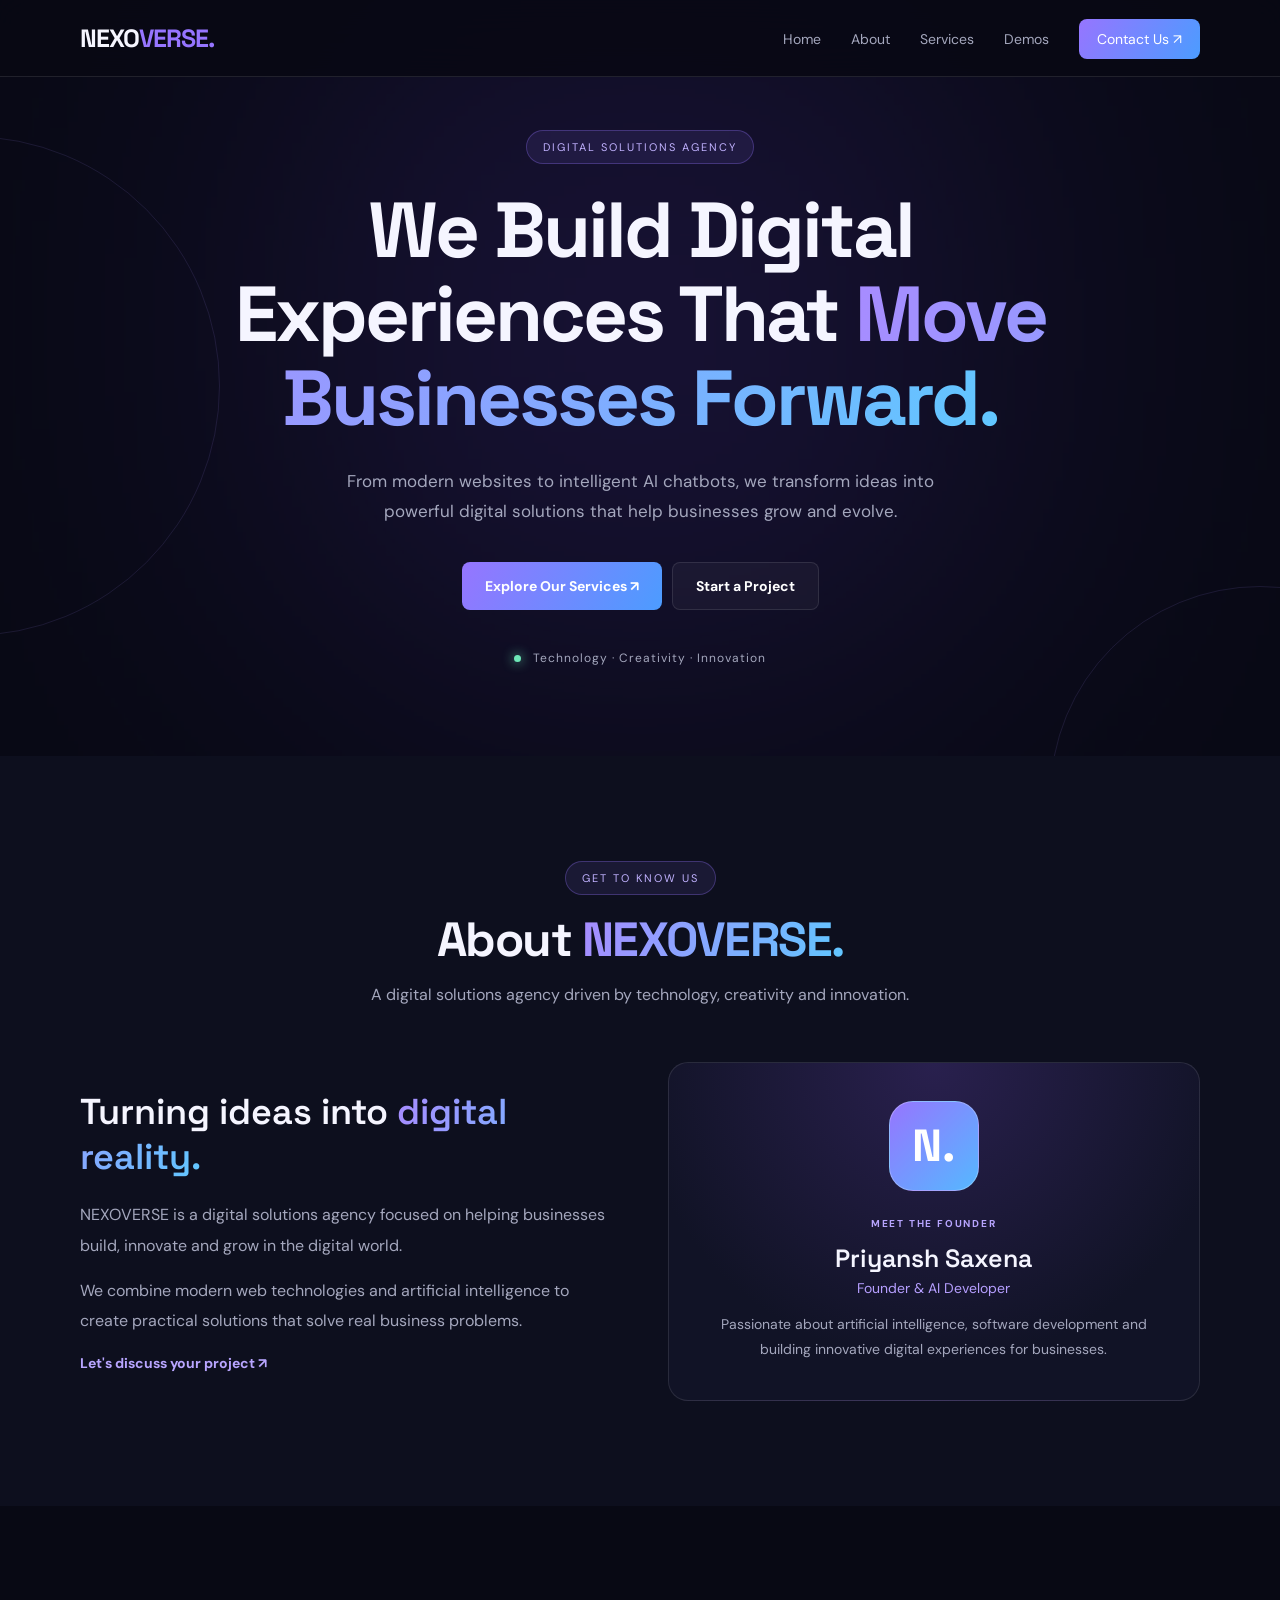
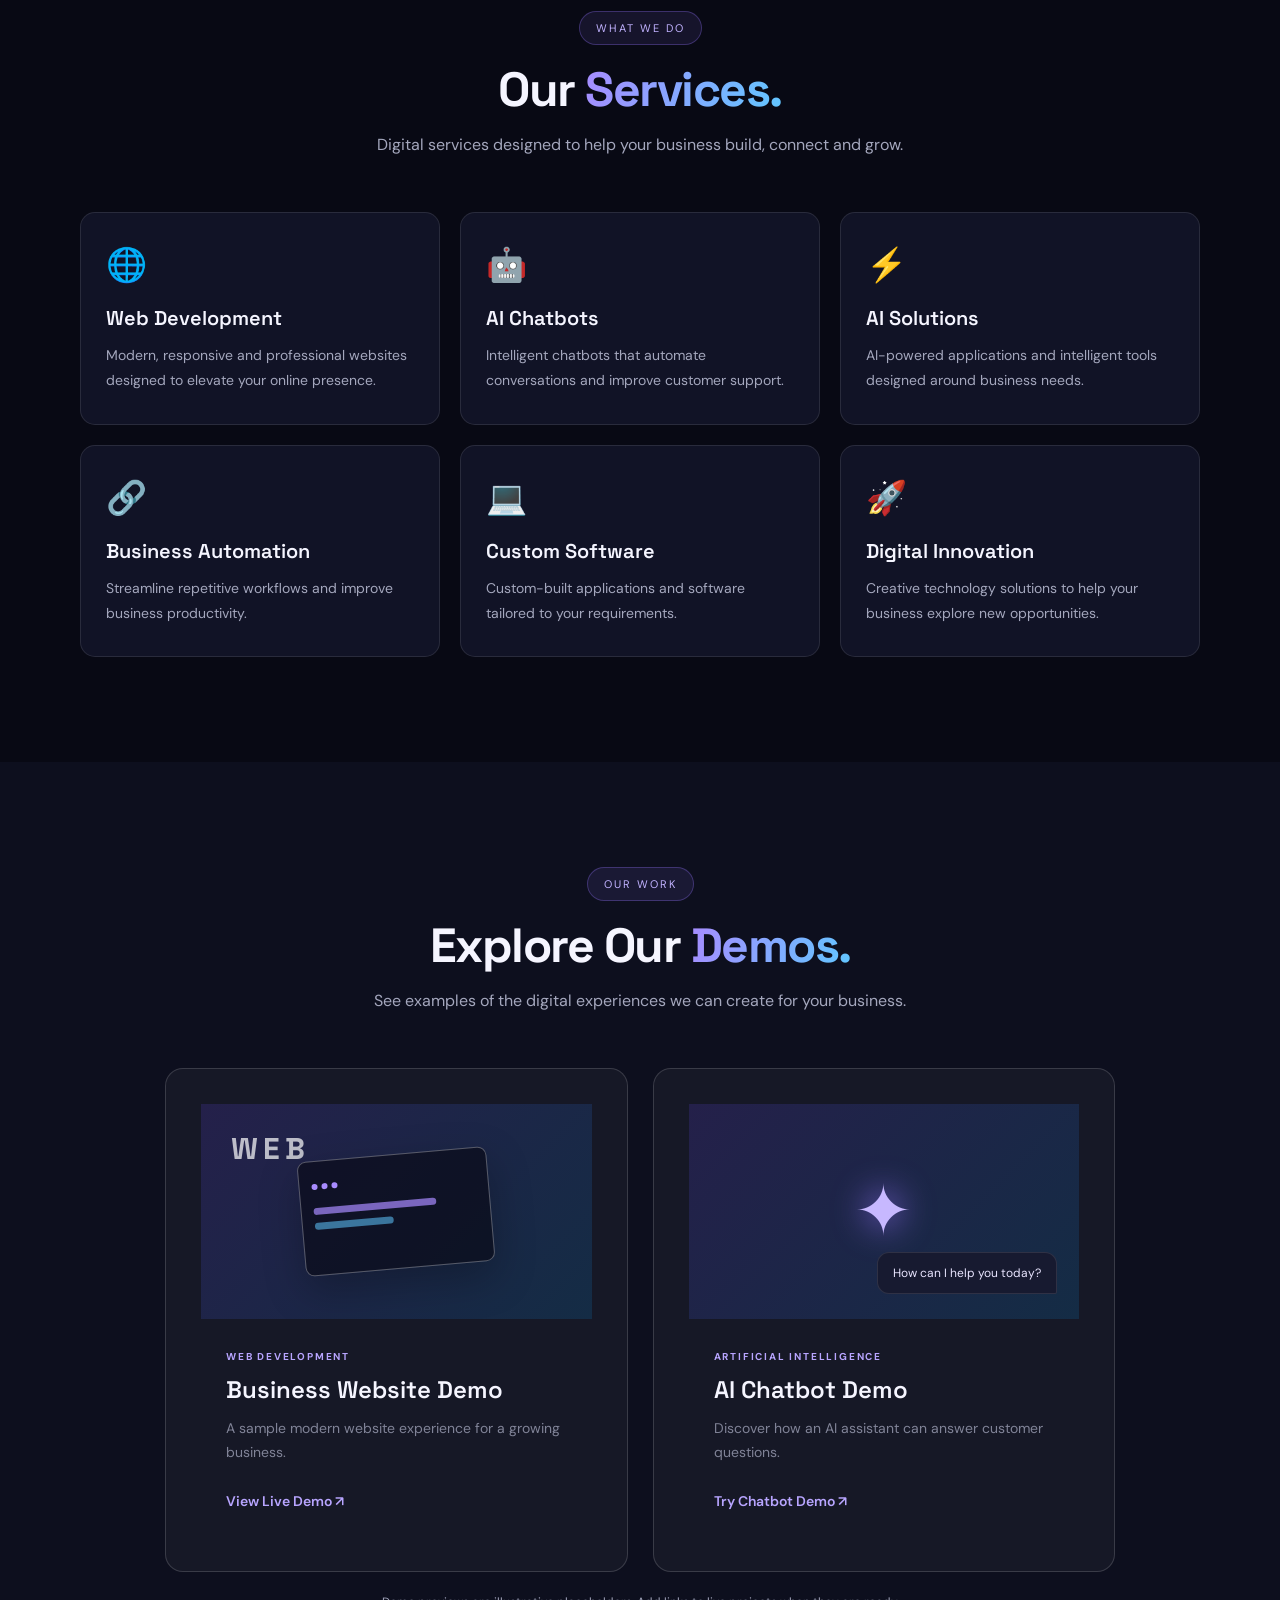
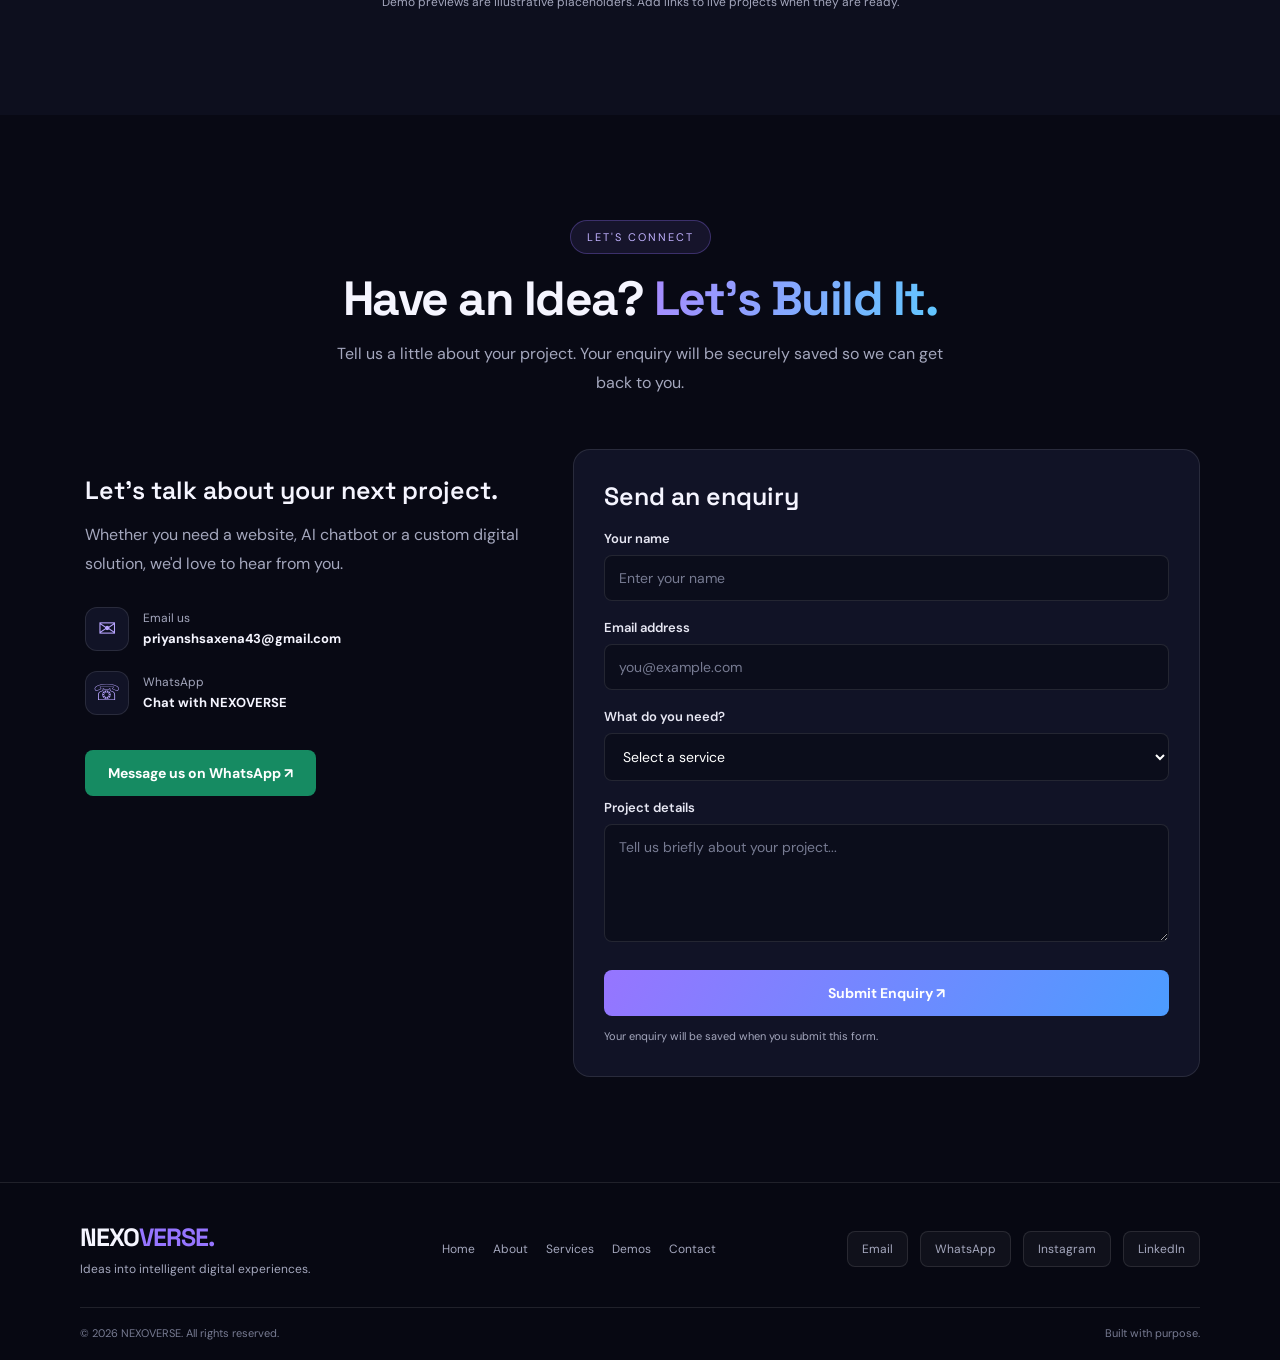
<file: index.html>
<!DOCTYPE html>
<html lang="en">
<head>
  <meta charset="UTF-8">
  <meta name="viewport" content="width=device-width, initial-scale=1.0">
  <meta name="description" content="NEXOVERSE is a digital solutions agency building modern websites, AI chatbots and intelligent digital solutions.">
  <meta name="theme-color" content="#080914">
  <title>NEXOVERSE | Digital Solutions Agency</title>
  <link rel="preconnect" href="https://fonts.googleapis.com">
  <link rel="preconnect" href="https://fonts.gstatic.com" crossorigin>
  <link href="https://fonts.googleapis.com/css2?family=DM+Sans:wght@400;500;600;700;800&family=Space+Grotesk:wght@400;500;600;700&display=swap" rel="stylesheet">
  <link rel="stylesheet" href="css/style.css">
  <script src="js/script.js" defer></script>
</head>
<body>
  <header class="navbar">
    <div class="container nav-content">
      <a href="#home" class="logo" aria-label="NEXOVERSE home">NEXO<span>VERSE.</span></a>
      <button class="menu-btn" id="menuBtn" aria-label="Open navigation" aria-expanded="false">☰</button>
      <nav aria-label="Main navigation">
        <ul class="nav-links" id="navLinks">
          <li><a href="#home">Home</a></li>
          <li><a href="#about">About</a></li>
          <li><a href="#services">Services</a></li>
          <li><a href="#demos">Demos</a></li>
          <li><a href="#contact" class="nav-cta">Contact Us ↗</a></li>
        </ul>
      </nav>
    </div>
  </header>

  

  <main>
    <section class="hero" id="home">
      <div class="container hero-content">
        <span class="eyebrow">DIGITAL SOLUTIONS AGENCY</span>
        <h1>We Build Digital Experiences That <span class="gradient-text">Move Businesses Forward.</span></h1>
        <p>From modern websites to intelligent AI chatbots, we transform ideas into powerful digital solutions that help businesses grow and evolve.</p>
        <div class="hero-actions">
          <a href="#services" class="btn btn-primary">Explore Our Services ↗</a>
          <a href="#contact" class="btn btn-secondary">Start a Project</a>
        </div>
        <div class="hero-note"><span class="status-dot"></span> Technology · Creativity · Innovation</div>
      </div>
      <div class="hero-orb orb-one"></div>
      <div class="hero-orb orb-two"></div>
    </section>

    <section class="about section" id="about">
      <div class="container">
        <div class="section-heading">
          <span class="eyebrow">GET TO KNOW US</span>
          <h2>About <span class="gradient-text">NEXOVERSE.</span></h2>
          <p>A digital solutions agency driven by technology, creativity and innovation.</p>
        </div>
        <div class="about-content">
          <div class="about-text">
            <h3>Turning ideas into <span class="gradient-text">digital reality.</span></h3>
            <p>NEXOVERSE is a digital solutions agency focused on helping businesses build, innovate and grow in the digital world.</p>
            <p>We combine modern web technologies and artificial intelligence to create practical solutions that solve real business problems.</p>
            <a href="#contact" class="text-link">Let's discuss your project ↗</a>
          </div>
          <article class="founder-card">
            <div class="founder-mark" aria-hidden="true">N.</div>
            <span class="founder-label">MEET THE FOUNDER</span>
            <h3>Priyansh Saxena</h3>
            <p class="founder-role">Founder &amp; AI Developer</p>
            <p>Passionate about artificial intelligence, software development and building innovative digital experiences for businesses.</p>
          </article>
        </div>
      </div>
    </section>

    <section class="services section" id="services">
      <div class="container">
        <div class="section-heading">
          <span class="eyebrow">WHAT WE DO</span>
          <h2>Our <span class="gradient-text">Services.</span></h2>
          <p>Digital services designed to help your business build, connect and grow.</p>
        </div>
        <div class="service-grid">
          <article class="service-card"><div class="service-icon">🌐</div><h3>Web Development</h3><p>Modern, responsive and professional websites designed to elevate your online presence.</p></article>
          <article class="service-card"><div class="service-icon">🤖</div><h3>AI Chatbots</h3><p>Intelligent chatbots that automate conversations and improve customer support.</p></article>
          <article class="service-card"><div class="service-icon">⚡</div><h3>AI Solutions</h3><p>AI-powered applications and intelligent tools designed around business needs.</p></article>
          <article class="service-card"><div class="service-icon">🔗</div><h3>Business Automation</h3><p>Streamline repetitive workflows and improve business productivity.</p></article>
          <article class="service-card"><div class="service-icon">💻</div><h3>Custom Software</h3><p>Custom-built applications and software tailored to your requirements.</p></article>
          <article class="service-card"><div class="service-icon">🚀</div><h3>Digital Innovation</h3><p>Creative technology solutions to help your business explore new opportunities.</p></article>
        </div>
      </div>
    </section>

    <section class="demos section" id="demos">
      <div class="container">
        <div class="section-heading">
          <span class="eyebrow">OUR WORK</span>
          <h2>Explore Our <span class="gradient-text">Demos.</span></h2>
          <p>See examples of the digital experiences we can create for your business.</p>
        </div>
        <div class="demo-grid">
          <article class="demo-card">
            <div class="demo-preview website-preview"><span>WEB</span><div class="preview-window"><i></i><i></i><i></i><b></b><b></b></div></div>
            <div class="demo-info"><span class="demo-type">WEB DEVELOPMENT</span><h3>Business Website Demo</h3><p>A sample modern website experience for a growing business.</p><a href="/demos/business/" class="text-link">View Live Demo ↗</a></div>
          </article>
          <article class="demo-card">
            <div class="demo-preview chatbot-preview"><span class="chat-symbol">✦</span><div class="chat-bubble">How can I help you today?</div></div>
            <div class="demo-info"><span class="demo-type">ARTIFICIAL INTELLIGENCE</span><h3>AI Chatbot Demo</h3><p>Discover how an AI assistant can answer customer questions.</p><a href="/demos/ai-chatbot/" class="text-link">Try Chatbot Demo ↗</a></div>
          </article>
        </div>
        <p class="demo-disclaimer">Demo previews are illustrative placeholders. Add links to live projects when they are ready.</p>
      </div>
    </section>

    <section class="contact section" id="contact">
      <div class="container">
        <div class="section-heading">
          <span class="eyebrow">LET'S CONNECT</span>
          <h2>Have an Idea? <span class="gradient-text">Let's Build It.</span></h2>
          <p>Tell us a little about your project. Your enquiry will be securely saved so we can get back to you.</p>
        </div>
        <div class="contact-layout">
          <div class="contact-details">
            <h3>Let's talk about your next project.</h3>
            <p>Whether you need a website, AI chatbot or a custom digital solution, we'd love to hear from you.</p>
            <a class="contact-method" href="mailto:priyanshsaxena43@gmail.com"><span>✉</span><span><small>Email us</small><strong>priyanshsaxena43@gmail.com</strong></span></a>
            <a class="contact-method" href="https://wa.me/918528843891" target="_blank" rel="noopener noreferrer"><span>☏</span><span><small>WhatsApp</small><strong>Chat with NEXOVERSE</strong></span></a>
            <a class="btn btn-whatsapp" href="https://wa.me/918528843891?text=Hi%20NEXOVERSE%2C%20I%27m%20interested%20in%20your%20services." target="_blank" rel="noopener noreferrer">Message us on WhatsApp ↗</a>
          </div>

          <form class="enquiry-form" id="enquiryForm">
            <h3>Send an enquiry</h3>
            <div class="form-row">
              <label for="name">Your name</label>
              <input id="name" name="name" type="text" placeholder="Enter your name" required maxlength="80">
            </div>
            <div class="form-row">
              <label for="email">Email address</label>
              <input id="email" name="email" type="email" placeholder="you@example.com" required maxlength="120">
            </div>
            <div class="form-row">
              <label for="service">What do you need?</label>
              <select id="service" name="service" required>
                <option value="">Select a service</option>
                <option>Website Development</option>
                <option>AI Chatbot</option>
                <option>AI Solutions</option>
                <option>Business Automation</option>
                <option>Custom Software</option>
                <option>Other</option>
              </select>
            </div>
            <div class="form-row">
              <label for="message">Project details</label>
              <textarea id="message" name="message" rows="5" placeholder="Tell us briefly about your project..." required maxlength="2000"></textarea>
            </div>
            <button type="submit" class="btn btn-primary form-submit">Submit Enquiry ↗</button>
            <p class="form-note" id="formNote" aria-live="polite">Your enquiry will be saved when you submit this form.</p>
          </form>
        </div>
      </div>
    </section>
  </main>

  
<footer class="footer">
  <div class="container footer-content">
    <div>
      <a href="#home" class="logo">NEXO<span>VERSE.</span></a>
      <p class="footer-tagline">Ideas into intelligent digital experiences.</p>
    </div>

    <div class="footer-links">
      <a href="#home">Home</a>
      <a href="#about">About</a>
      <a href="#services">Services</a>
      <a href="#demos">Demos</a>
      <a href="#contact">Contact</a>
    </div>

    <div class="footer-social">
      <a href="mailto:priyanshsaxena43@gmail.com">Email</a>
      <a href="https://wa.me/918528843891" target="_blank" rel="noopener noreferrer">WhatsApp</a>
      <a href="https://www.instagram.com/mynexoverse/" target="_blank" rel="noopener noreferrer">Instagram</a>
      <a href="https://www.linkedin.com/company/144124661/" target="_blank" rel="noopener noreferrer">LinkedIn</a>
    </div>
  </div>

  <div class="container copyright">
    <span>© <span id="year">2026</span> NEXOVERSE. All rights reserved.</span>
    <span>Built with purpose.</span>
  </div>
</footer>

</body>
</html>
</file>
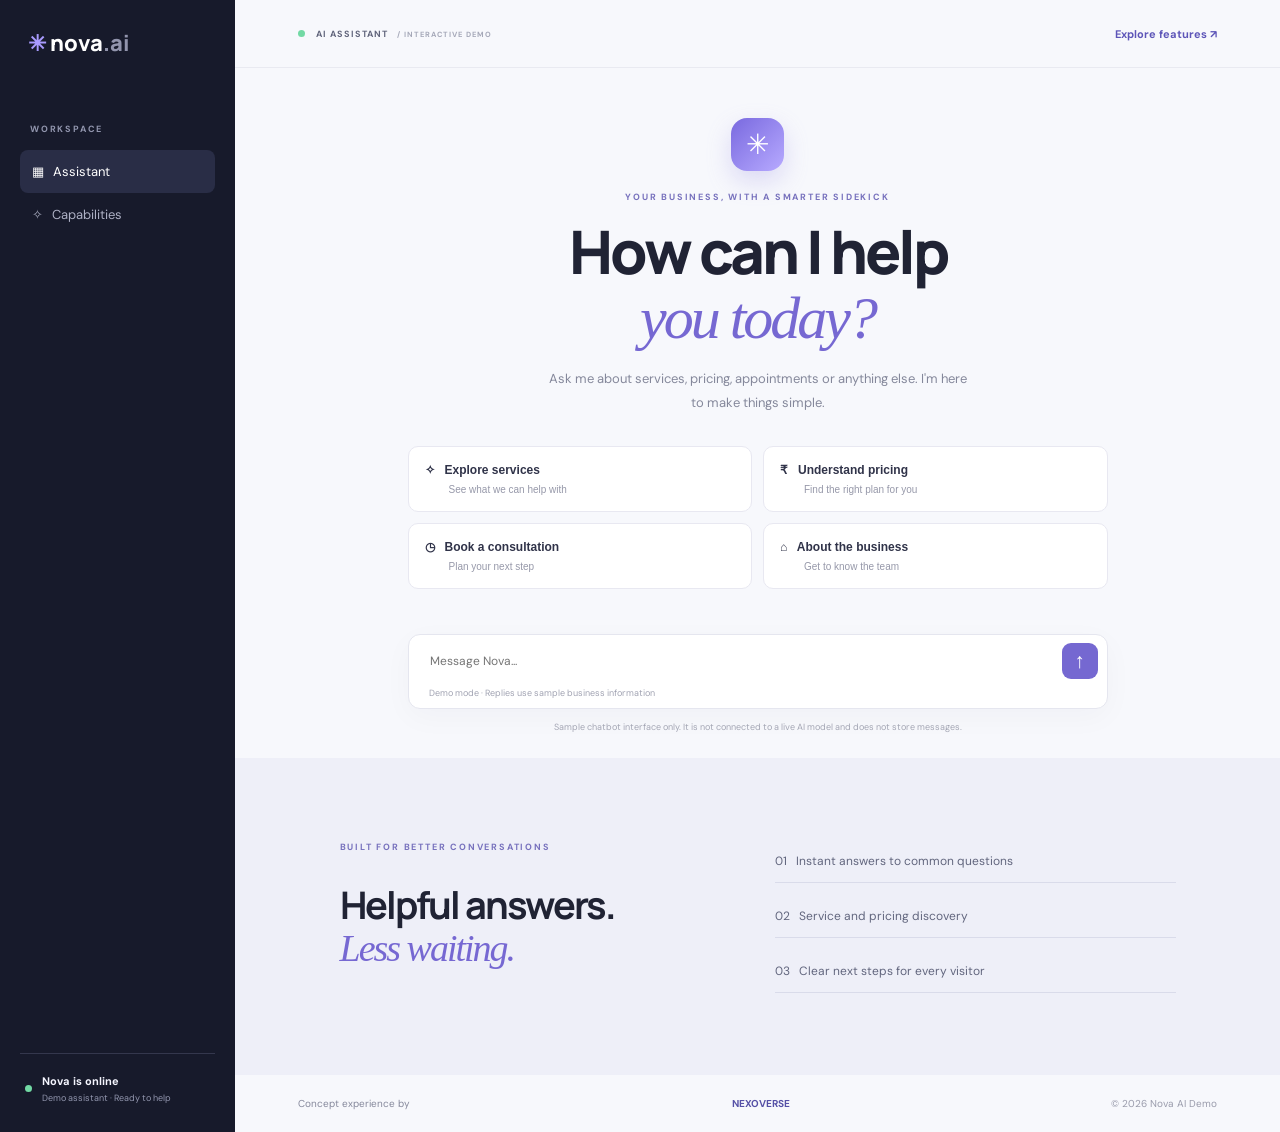
<file: demos/ai-chatbot/index.html>
<!doctype html>
<html lang="en"><head><meta charset="utf-8"><meta name="viewport" content="width=device-width,initial-scale=1"><title>Nova Assistant | AI Chatbot Demo</title><link href="https://fonts.googleapis.com/css2?family=DM+Sans:wght@400;500;700&family=Manrope:wght@500;700;800&display=swap" rel="stylesheet"><link rel="stylesheet" href="style.css"></head><body><div class="layout"><aside><a class="logo" href="#">✳ nova<span>.ai</span></a><p class="label">WORKSPACE</p><a class="side active" href="#">▦ &nbsp; Assistant</a><a class="side" href="#features">✧ &nbsp; Capabilities</a><div class="online"><i></i><div><b>Nova is online</b><small>Demo assistant · Ready to help</small></div></div></aside><main><header><span><i></i> AI ASSISTANT <small>/ INTERACTIVE DEMO</small></span><a href="#features">Explore features ↗</a></header><section class="chat"><div class="welcome" id="welcome"><div class="orb">✳</div><p class="eyebrow">YOUR BUSINESS, WITH A SMARTER SIDEKICK</p><h1>How can I help<br><em>you today?</em></h1><p class="sub">Ask me about services, pricing, appointments or anything else. I'm here to make things simple.</p><div class="suggestions"><button data-prompt="What services do you offer?"><b>✧ &nbsp; Explore services</b><small>See what we can help with</small></button><button data-prompt="How does pricing work?"><b>₹ &nbsp; Understand pricing</b><small>Find the right plan for you</small></button><button data-prompt="How can I book a consultation?"><b>◷ &nbsp; Book a consultation</b><small>Plan your next step</small></button><button data-prompt="Tell me about your business."><b>⌂ &nbsp; About the business</b><small>Get to know the team</small></button></div></div><div class="messages" id="messages" aria-live="polite"></div><form id="form"><input id="input" placeholder="Message Nova..." autocomplete="off" aria-label="Message Nova"><button aria-label="Send">↑</button><small>Demo mode · Replies use sample business information</small></form><p class="disclaimer">Sample chatbot interface only. It is not connected to a live AI model and does not store messages.</p></section><section class="features" id="features"><div><p class="eyebrow">BUILT FOR BETTER CONVERSATIONS</p><h2>Helpful answers.<br><em>Less waiting.</em></h2></div><div><p>01 &nbsp; Instant answers to common questions</p><p>02 &nbsp; Service and pricing discovery</p><p>03 &nbsp; Clear next steps for every visitor</p></div></section><footer>Concept experience by <b>NEXOVERSE</b><span>© <span id="year"></span> Nova AI Demo</span></footer></main></div><script src="script.js"></script></body></html>
</file>
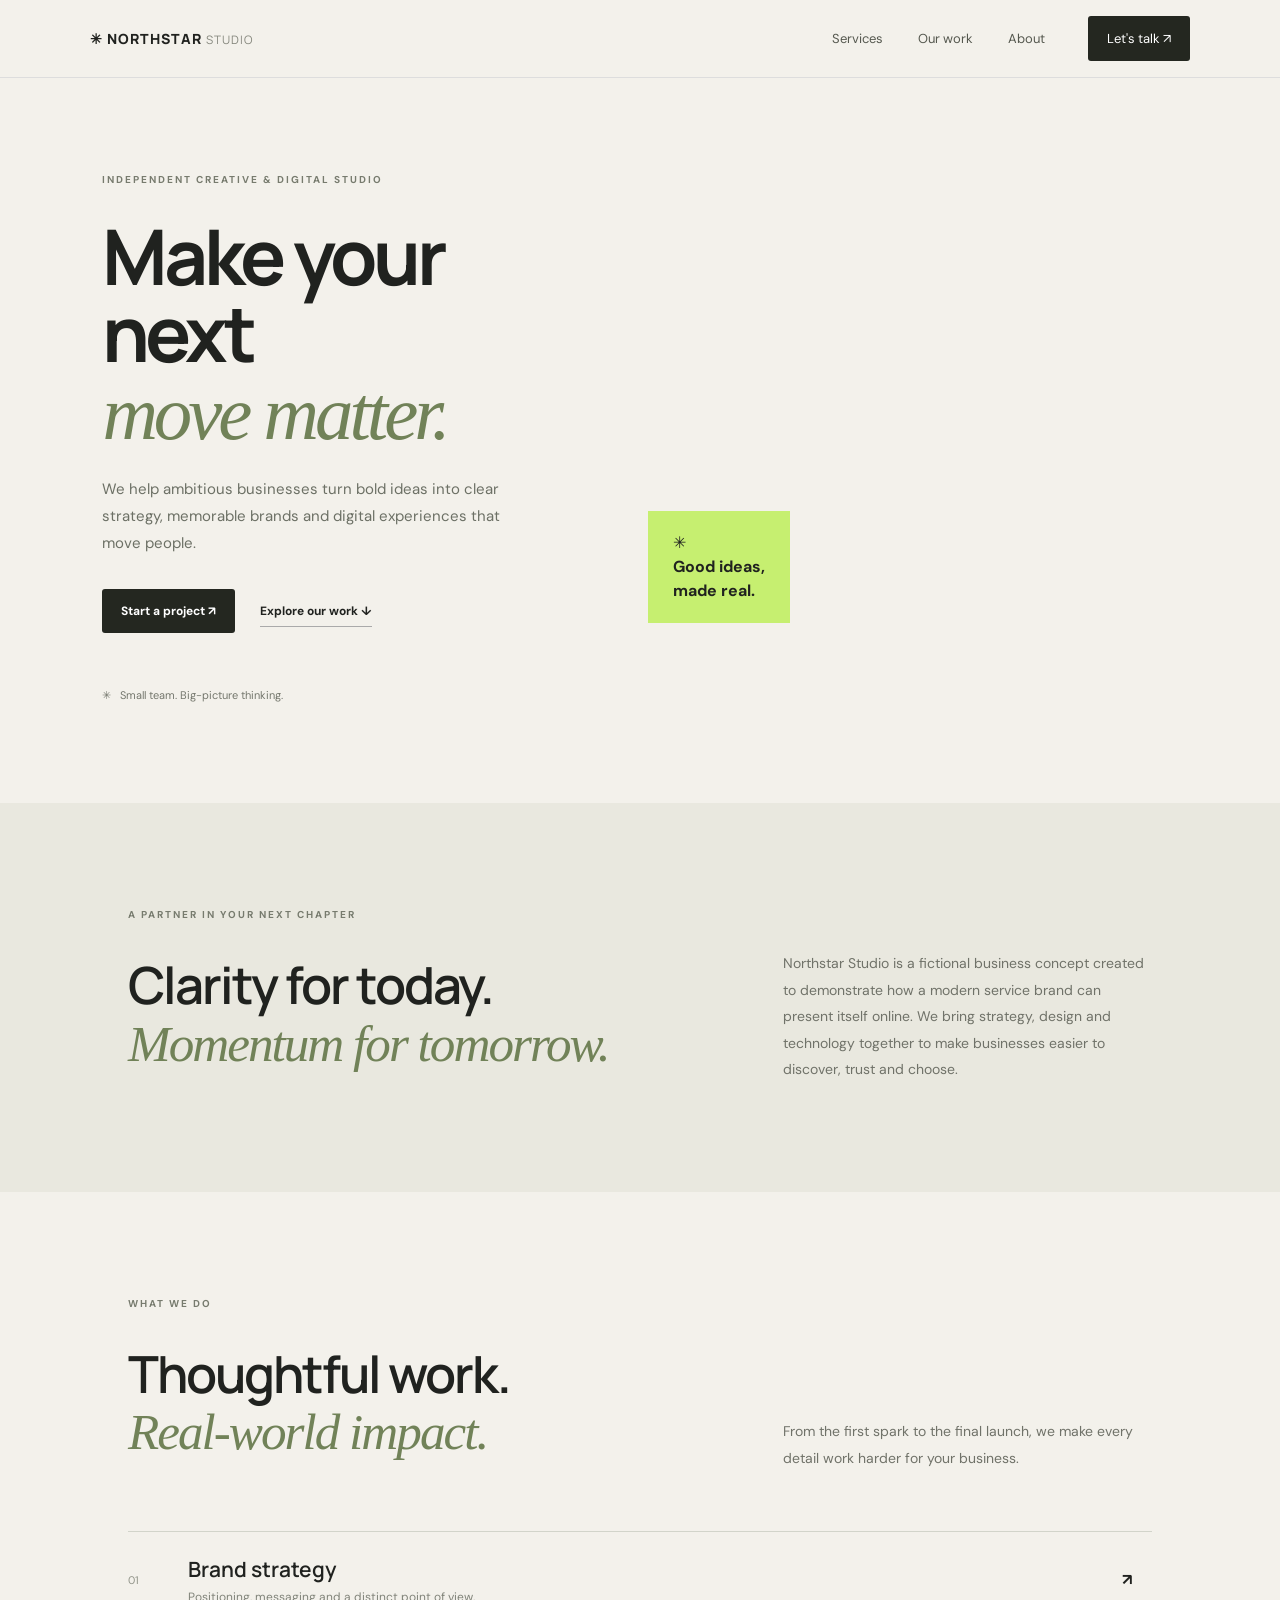
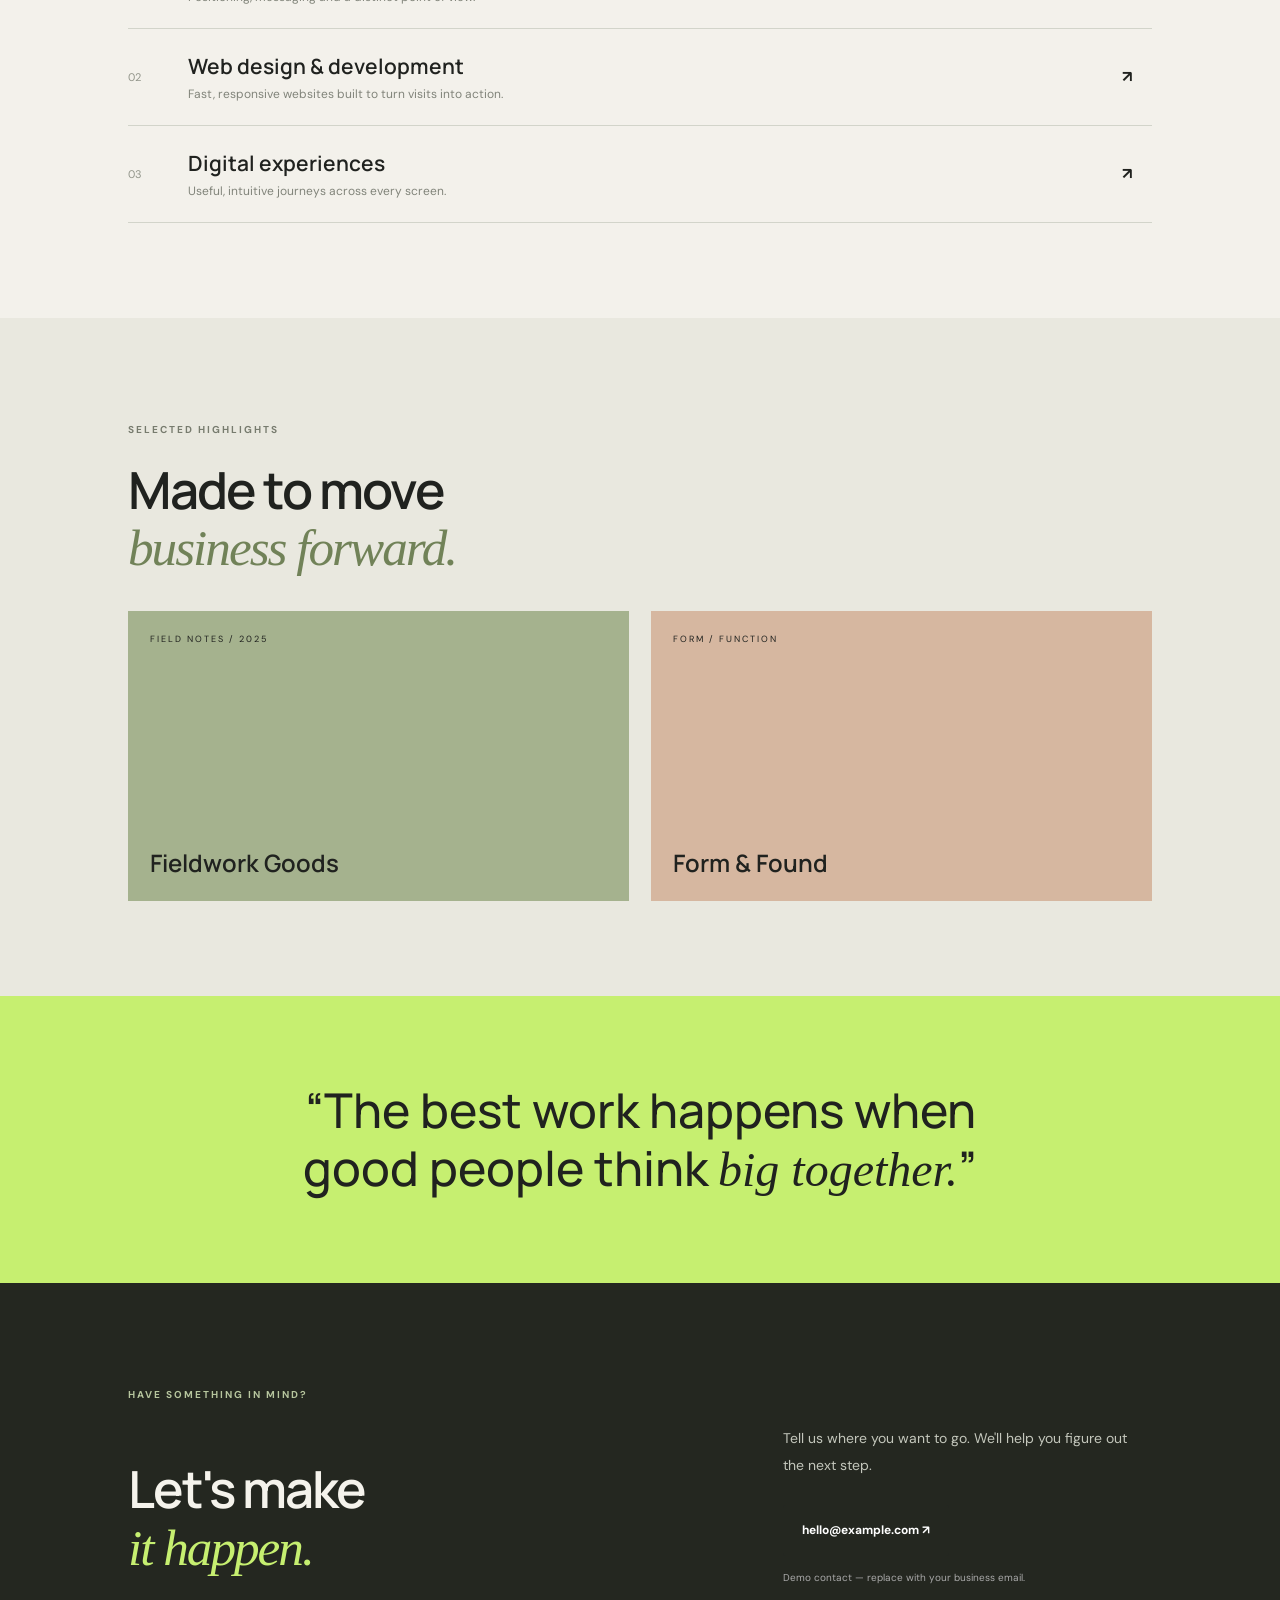
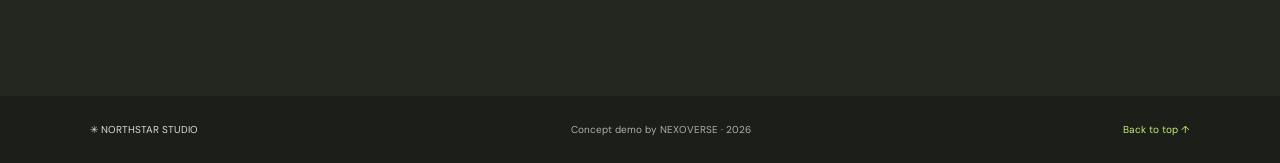
<file: demos/business/index.html>
<!doctype html>
<html lang="en"><head><meta charset="utf-8"><meta name="viewport" content="width=device-width,initial-scale=1"><title>Northstar Studio | Business Demo</title><link rel="preconnect" href="https://fonts.googleapis.com"><link href="https://fonts.googleapis.com/css2?family=DM+Sans:wght@400;500;700&family=Manrope:wght@400;600;700;800&display=swap" rel="stylesheet"><link rel="stylesheet" href="style.css"></head>
<body><header><a class="logo" href="#">✳ NORTHSTAR <small>STUDIO</small></a><button id="menu">☰</button><nav id="nav"><a href="#services">Services</a><a href="#work">Our work</a><a href="#about">About</a><a class="pill" href="#contact">Let's talk ↗</a></nav></header>
<main><section class="hero" id="about"><div><p class="eyebrow">INDEPENDENT CREATIVE & DIGITAL STUDIO</p><h1>Make your next<br><em>move matter.</em></h1><p class="lead">We help ambitious businesses turn bold ideas into clear strategy, memorable brands and digital experiences that move people.</p><a class="btn" href="#contact">Start a project ↗</a><a class="under" href="#work">Explore our work ↓</a><p class="proof">✳ &nbsp; Small team. Big-picture thinking.</p></div><div class="hero-img"><div class="note">✳<br><b>Good ideas,<br>made real.</b></div></div></section>
<section class="intro"><p class="eyebrow">A PARTNER IN YOUR NEXT CHAPTER</p><div class="split"><h2>Clarity for today.<br><em>Momentum for tomorrow.</em></h2><p>Northstar Studio is a fictional business concept created to demonstrate how a modern service brand can present itself online. We bring strategy, design and technology together to make businesses easier to discover, trust and choose.</p></div></section>
<section id="services"><p class="eyebrow">WHAT WE DO</p><div class="split"><h2>Thoughtful work.<br><em>Real-world impact.</em></h2><p>From the first spark to the final launch, we make every detail work harder for your business.</p></div><div class="services"><article><span>01</span><div><h3>Brand strategy</h3><p>Positioning, messaging and a distinct point of view.</p></div><b>↗</b></article><article><span>02</span><div><h3>Web design & development</h3><p>Fast, responsive websites built to turn visits into action.</p></div><b>↗</b></article><article><span>03</span><div><h3>Digital experiences</h3><p>Useful, intuitive journeys across every screen.</p></div><b>↗</b></article></div></section>
<section class="work" id="work"><p class="eyebrow">SELECTED HIGHLIGHTS</p><h2>Made to move<br><em>business forward.</em></h2><div class="tiles"><div><span>FIELD NOTES / 2025</span><b>Fieldwork Goods</b></div><div><span>FORM / FUNCTION</span><b>Form & Found</b></div></div></section>
<section class="quote">“The best work happens when<br>good people think <em>big together.</em>”</section>
<section class="contact" id="contact"><p class="eyebrow">HAVE SOMETHING IN MIND?</p><div class="split"><h2>Let's make<br><em>it happen.</em></h2><p>Tell us where you want to go. We'll help you figure out the next step.<br><br><a class="btn" href="mailto:hello@example.com">hello@example.com ↗</a><small> Demo contact — replace with your business email.</small></p></div></section></main><footer>✳ NORTHSTAR STUDIO <span>Concept demo by NEXOVERSE · <span id="year"></span></span><a href="#about">Back to top ↑</a></footer><script src="script.js"></script></body></html>
</file>
<file: css/style.css>
/* NEXOVERSE styles
   Edit this file to change colors, typography, spacing and layout. */
:root {
  --bg: #080914;
  --surface: #111326;
  --surface-light: #171a30;
  --text: #f5f5ff;
  --muted: #a4a7bd;
  --purple: #9675ff;
  --blue: #55b8ff;
  --border: rgba(255,255,255,.10);
  --gradient: linear-gradient(110deg, #a88bff, #60c7ff);
}

* { margin: 0; padding: 0; box-sizing: border-box; }
html { scroll-behavior: smooth; scroll-padding-top: 82px; }
body { background: var(--bg); color: var(--text); font-family: "DM Sans", sans-serif; overflow-x: hidden; }
a { color: inherit; text-decoration: none; }
button, input, textarea, select { font: inherit; }
.container { width: min(1120px, 90%); margin: 0 auto; }
.gradient-text { background: var(--gradient); -webkit-background-clip: text; background-clip: text; color: transparent; }

.navbar { position: fixed; inset: 0 0 auto; z-index: 100; background: rgba(8,9,20,.88); backdrop-filter: blur(18px); border-bottom: 1px solid var(--border); }
.nav-content { height: 76px; display: flex; justify-content: space-between; align-items: center; }
.logo { font-family: "Space Grotesk", sans-serif; font-size: 25px; font-weight: 700; letter-spacing: -1px; }
.logo span { color: var(--purple); }
.nav-links { display: flex; align-items: center; gap: 30px; list-style: none; }
.nav-links a { color: var(--muted); font-size: 14px; transition: color .25s; }
.nav-links a:hover { color: white; }
.nav-links .nav-cta { color: white; background: linear-gradient(120deg,var(--purple),#4c9cff); padding: 11px 18px; border-radius: 8px; }
.menu-btn { display: none; border: 0; background: none; color: white; font-size: 27px; cursor: pointer; }

.hero { min-height: 740px; display: flex; align-items: center; text-align: center; position: relative; isolation: isolate; overflow: hidden; padding: 130px 0 90px; }
.hero-content { position: relative; z-index: 2; }
.hero::before { content: ""; position: absolute; z-index: -1; width: 620px; height: 620px; top: 2%; left: 50%; transform: translateX(-50%); background: #6842d9; filter: blur(190px); opacity: .22; }
.hero-orb { position: absolute; z-index: -1; border: 1px solid rgba(160,140,255,.12); border-radius: 50%; }
.orb-one { width: 500px; height: 500px; top: 18%; left: -280px; }
.orb-two { width: 420px; height: 420px; bottom: -250px; right: -190px; }
.eyebrow { display: inline-block; color: #c1b2ff; background: rgba(150,117,255,.1); border: 1px solid rgba(150,117,255,.3); padding: 9px 16px; border-radius: 30px; font-size: 11px; letter-spacing: 2px; margin-bottom: 24px; }
.hero h1 { max-width: 950px; margin: auto; font: 700 clamp(43px,7vw,78px)/1.08 "Space Grotesk",sans-serif; letter-spacing: -3px; }
.hero p { max-width: 650px; margin: 25px auto 30px; color: var(--muted); font-size: 17px; line-height: 1.8; }
.hero-actions { display: flex; justify-content: center; flex-wrap: wrap; }
.btn { display: inline-flex; justify-content: center; align-items: center; padding: 14px 23px; margin: 5px; border: 0; border-radius: 8px; color: white; font-size: 14px; font-weight: 700; cursor: pointer; transition: transform .25s, box-shadow .25s; }
.btn:hover { transform: translateY(-3px); box-shadow: 0 10px 30px rgba(110,90,220,.22); }
.btn-primary { background: linear-gradient(120deg,var(--purple),#4c9cff); }
.btn-secondary { border: 1px solid var(--border); background: rgba(255,255,255,.04); }
.hero-note { margin-top: 35px; color: var(--muted); font-size: 12px; letter-spacing: 1px; }
.status-dot { display: inline-block; width: 7px; height: 7px; margin-right: 8px; border-radius: 50%; background: #6ee7b7; box-shadow: 0 0 12px #6ee7b7; }

.section { padding: 105px 0; scroll-margin-top: 75px; }
.section-heading { text-align: center; margin-bottom: 52px; }
.section-heading .eyebrow { margin-bottom: 17px; }
.section-heading h2 { font: 700 clamp(32px,5vw,48px)/1.15 "Space Grotesk",sans-serif; letter-spacing: -1.5px; }
.section-heading p { max-width: 620px; margin: 14px auto 0; color: var(--muted); line-height: 1.8; }
.about { background: #0d0f1e; }
.about-content { display: grid; grid-template-columns: 1fr 1fr; gap: 55px; align-items: center; }
.about-text h3 { margin-bottom: 20px; font: 600 36px/1.25 "Space Grotesk",sans-serif; }
.about-text p { margin-bottom: 15px; color: var(--muted); line-height: 1.9; }
.text-link { display: inline-block; color: #b8a5ff; font-size: 14px; font-weight: 700; }
.text-link:hover { color: white; }
.founder-card { padding: 38px; text-align: center; border: 1px solid var(--border); border-radius: 20px; background: radial-gradient(circle at top,#29204e,#111326 70%); }
.founder-mark { width: 90px; height: 90px; display: grid; place-items: center; margin: 0 auto 20px; border: 1px solid rgba(255,255,255,.25); border-radius: 24px; background: linear-gradient(135deg,#9675ff,#55b8ff); color: white; font: 700 45px "Space Grotesk",sans-serif; }
.founder-label, .demo-type { color: #b8a5ff; font-size: 10px; font-weight: 700; letter-spacing: 1.8px; }
.founder-card h3 { margin: 10px 0 5px; font: 600 25px "Space Grotesk",sans-serif; }
.founder-role { margin-bottom: 15px; color: #b69fff; font-size: 14px; }
.founder-card > p:last-child { color: var(--muted); font-size: 14px; line-height: 1.8; }

.services { background: var(--bg); }
.service-grid { display: grid; grid-template-columns: repeat(3,1fr); gap: 20px; }
.service-card { padding: 30px 25px; border: 1px solid var(--border); border-radius: 15px; background: var(--surface); transition: transform .25s,border-color .25s; }
.service-card:hover { transform: translateY(-6px); border-color: rgba(150,117,255,.6); }
.service-icon { margin-bottom: 19px; font-size: 33px; }
.service-card h3 { margin-bottom: 12px; font: 600 20px "Space Grotesk",sans-serif; }
.service-card p { color: var(--muted); font-size: 14px; line-height: 1.8; }

.demos { background: #0d0f1e; }
.demo-grid { display: grid; grid-template-columns: repeat(2,1fr); gap: 24px; }
.demo-card { overflow: hidden; border: 1px solid var(--border); border-radius: 16px; background: var(--surface); transition: transform .25s; }
.demo-card:hover { transform: translateY(-5px); }
.demo-preview { min-height: 215px; display: flex; justify-content: center; align-items: center; position: relative; overflow: hidden; background: linear-gradient(135deg,#24204a,#142c45); }
.website-preview > span { position: absolute; top: 25px; left: 30px; color: rgba(255,255,255,.7); font: 700 30px "Space Grotesk",sans-serif; letter-spacing: 5px; }
.preview-window { width: 190px; height: 115px; padding: 12px; border: 1px solid rgba(255,255,255,.3); border-radius: 9px; background: rgba(8,9,20,.65); transform: rotate(-5deg); box-shadow: 0 15px 40px rgba(0,0,0,.25); }
.preview-window i { display: inline-block; width: 6px; height: 6px; margin-right: 4px; border-radius: 50%; background: #a88bff; }
.preview-window b { display: block; width: 75%; height: 7px; margin-top: 13px; border-radius: 8px; background: rgba(168,139,255,.7); }
.preview-window b:last-child { width: 48%; margin-top: 8px; background: rgba(96,199,255,.55); }
.chat-symbol { color: #c7b8ff; font-size: 70px; text-shadow: 0 0 35px #9675ff; }
.chat-bubble { position: absolute; right: 22px; bottom: 25px; padding: 12px 15px; border: 1px solid var(--border); border-radius: 12px 12px 2px 12px; background: #171a30; color: #e9e5ff; font-size: 12px; }
.demo-info { padding: 25px; }
.demo-info h3 { margin: 9px 0; font: 600 21px "Space Grotesk",sans-serif; }
.demo-info p { margin-bottom: 18px; color: var(--muted); font-size: 14px; line-height: 1.7; }
.demo-disclaimer { margin-top: 22px; color: var(--muted); font-size: 12px; text-align: center; }

.contact { background: var(--bg); }
.contact-layout { display: grid; grid-template-columns: .85fr 1.15fr; gap: 30px; align-items: start; }
.contact-details { padding: 25px 5px; }
.contact-details h3, .enquiry-form h3 { margin-bottom: 15px; font: 600 25px "Space Grotesk",sans-serif; }
.contact-details > p { margin-bottom: 28px; color: var(--muted); line-height: 1.8; }
.contact-method { display: flex; align-items: center; gap: 14px; margin: 20px 0; }
.contact-method > span:first-child { width: 44px; height: 44px; display: grid; place-items: center; border: 1px solid var(--border); border-radius: 12px; background: var(--surface); color: #b8a5ff; font-size: 22px; }
.contact-method small, .contact-method strong { display: block; }
.contact-method small { margin-bottom: 4px; color: var(--muted); font-size: 12px; }
.contact-method strong { font-size: 13px; overflow-wrap: anywhere; }
.btn-whatsapp { margin: 15px 0 0; background: #168b62; }
.enquiry-form { padding: 30px; border: 1px solid var(--border); border-radius: 17px; background: var(--surface); }
.form-row { margin: 18px 0; }
.form-row label { display: block; margin-bottom: 8px; color: #e7e7f3; font-size: 13px; font-weight: 600; }
.form-row input, .form-row textarea, .form-row select { width: 100%; padding: 13px 14px; border: 1px solid var(--border); border-radius: 8px; outline: none; background: #0b0d1b; color: white; font-size: 14px; }
.form-row input:focus, .form-row textarea:focus, .form-row select:focus { border-color: var(--purple); box-shadow: 0 0 0 3px rgba(150,117,255,.12); }
.form-row textarea { resize: vertical; }
.form-row input::placeholder, .form-row textarea::placeholder { color: #777b92; }
.form-submit { width: 100%; margin: 5px 0 0; }
.form-note { margin-top: 12px; color: var(--muted); font-size: 11px; line-height: 1.6; }

.footer { padding: 38px 0 20px; border-top: 1px solid var(--border); background: #070812; }
.footer-content { display: flex; justify-content: space-between; align-items: center; gap: 25px; }
.footer-tagline { margin-top: 8px; color: var(--muted); font-size: 12px; }
.footer-links, .footer-social { display: flex; flex-wrap: wrap; gap: 18px; color: var(--muted); font-size: 12px; }
.footer-links a:hover, .footer-social a:hover { color: white; }
.copyright { display: flex; justify-content: space-between; gap: 15px; margin-top: 30px; padding-top: 18px; border-top: 1px solid var(--border); color: #777b92; font-size: 11px; }

@media (max-width: 850px) {
  .menu-btn { display: block; }
  .nav-links { display: none; position: absolute; top: 76px; left: 0; width: 100%; padding: 24px 5%; flex-direction: column; align-items: stretch; gap: 22px; border-bottom: 1px solid var(--border); background: #101122; }
  .nav-links.active { display: flex; }
  .nav-links .nav-cta { display: inline-block; text-align: center; }
  .about-content { grid-template-columns: 1fr; }
  .service-grid { grid-template-columns: repeat(2,1fr); }
  .contact-layout { grid-template-columns: 1fr; }
  .contact-details { padding: 0; }
}
@media (max-width: 560px) {
  .hero { min-height: 690px; }
  .hero h1 { letter-spacing: -2px; }
  .hero p { font-size: 15px; }
  .section { padding: 78px 0; }
  .service-grid, .demo-grid { grid-template-columns: 1fr; }
  .founder-card, .enquiry-form { padding: 25px 20px; }
  .footer-content, .copyright { flex-direction: column; align-items: flex-start; }
  .footer-links { gap: 14px; }
}
.demos-section {
    padding: 90px 8%;
    text-align: center;
}

.demos-section h2 {
    font-size: 38px;
    margin-bottom: 12px;
}

.demos-section > p {
    opacity: 0.75;
    margin-bottom: 40px;
}

.demo-grid {
    display: grid;
    grid-template-columns: repeat(2, minmax(0, 1fr));
    gap: 25px;
    max-width: 950px;
    margin: auto;
}

.demo-card {
    padding: 35px;
    border: 1px solid rgba(255, 255, 255, 0.15);
    border-radius: 18px;
    text-align: left;
    background: rgba(255, 255, 255, 0.04);
}

.demo-card h3 {
    font-size: 24px;
    margin-bottom: 12px;
}

.demo-card p {
    opacity: 0.75;
    margin-bottom: 25px;
}

.demo-card a {
    display: inline-block;
    text-decoration: none;
    font-weight: 600;
}

@media (max-width: 650px) {
    .demo-grid {
        grid-template-columns: 1fr;
    }

    .demos-section h2 {
        font-size: 30px;
    }
}


/* Footer social links */
.footer-social {
  display: flex;
  flex-wrap: wrap;
  align-items: center;
  gap: 12px;
}

.footer-social a {
  display: inline-flex;
  align-items: center;
  justify-content: center;
  padding: 9px 14px;
  border: 1px solid var(--border);
  border-radius: 8px;
  background: rgba(255, 255, 255, 0.04);
  color: var(--muted);
  font-size: 12px;
  transition: all 0.25s ease;
}

.footer-social a:hover {
  color: white;
  border-color: var(--purple);
  background: rgba(150, 117, 255, 0.12);
  transform: translateY(-3px);
}
</file>
<file: demos/ai-chatbot/style.css>
*{box-sizing:border-box}body{margin:0;background:#f7f8fc;color:#202334;font-family:"DM Sans",sans-serif}.layout{min-height:100vh;display:grid;grid-template-columns:235px 1fr}aside{background:#171a2b;color:#f5f6ff;padding:28px 20px;display:flex;flex-direction:column;min-height:100vh}.logo{font:800 22px Manrope;color:white;text-decoration:none;margin:0 0 65px 8px}.logo:first-letter{color:#a99bff}.logo span{color:#9295ad}.label,.eyebrow{font-size:9px;letter-spacing:1.8px;font-weight:700;color:#9296ae}.label{margin:0 0 15px 10px}.side{padding:13px 12px;border-radius:8px;color:#aeb1c5;text-decoration:none;font-size:13px}.side.active{background:#292d46;color:white}.online{margin-top:auto;border-top:1px solid #34374d;padding:20px 5px 0;display:flex;gap:10px;align-items:center}.online i,header i{width:7px;height:7px;border-radius:50%;background:#72d9a4;display:inline-block}.online b,.online small{display:block}.online b{font-size:11px}.online small{font-size:9px;color:#9296ae;margin-top:4px}main{min-width:0}header{height:68px;padding:0 6%;display:flex;align-items:center;justify-content:space-between;border-bottom:1px solid #e9eaf1;font-size:9px;font-weight:700;letter-spacing:1px;color:#60647b}header i{margin-right:8px}header small{color:#a5a8b8;margin-left:6px}header a{font-size:11px;letter-spacing:0;color:#5d55b8;text-decoration:none}.chat{max-width:760px;margin:auto;padding:50px 30px 25px;min-height:680px;display:flex;flex-direction:column}.welcome{text-align:center}.orb{width:53px;height:53px;display:grid;place-items:center;margin:0 auto 20px;border-radius:16px;background:linear-gradient(135deg,#7969df,#b7aaff);color:white;font-size:28px;box-shadow:0 10px 25px #9d91e54d}.eyebrow{color:#7771bd}.welcome h1{font:800 clamp(40px,5vw,60px)/1.06 Manrope;letter-spacing:-3px;margin:17px 0}.welcome h1 em,.features h2 em{font-family:Georgia,serif;color:#7668d2;font-weight:400}.sub{max-width:430px;margin:0 auto;color:#85889b;font-size:13px;line-height:1.8}.suggestions{display:grid;grid-template-columns:1fr 1fr;gap:11px;margin:32px 0 25px;text-align:left}.suggestions button{background:white;border:1px solid #e8e8f1;border-radius:10px;padding:16px;text-align:left;cursor:pointer;transition:.2s}.suggestions button:hover{border-color:#aaa0ec;transform:translateY(-2px)}.suggestions b,.suggestions small{display:block}.suggestions b{font-size:12px;color:#303349}.suggestions small{font-size:10px;color:#9698a9;margin:7px 0 0 24px}.messages{display:flex;flex-direction:column;gap:13px;margin-bottom:20px}.message{max-width:85%;padding:13px 16px;border-radius:12px;font-size:12px;line-height:1.7;white-space:pre-wrap}.user{align-self:flex-end;background:#7568d1;color:white;border-bottom-right-radius:3px}.bot{align-self:flex-start;background:white;border:1px solid #e9e9f1;color:#55596f;border-bottom-left-radius:3px}#form{position:relative;display:flex;background:white;border:1px solid #e5e6ef;border-radius:12px;padding:8px 9px 29px;box-shadow:0 8px 30px #22234a08;margin-top:auto}#input{flex:1;min-width:0;border:0;outline:0;padding:10px 12px;font:12px "DM Sans"}#form button{width:36px;height:36px;border:0;border-radius:9px;background:#7568d1;color:white;font-size:21px;cursor:pointer}#form small{position:absolute;bottom:9px;left:20px;color:#a1a3b2;font-size:9px}.disclaimer{text-align:center;color:#a5a7b5;font-size:9px;margin:12px 0 0}.features{padding:70px 10%;background:#eeeff8;display:grid;grid-template-columns:1fr 1fr;gap:35px;align-items:center}.features h2{font:700 38px/1.1 Manrope;letter-spacing:-2px}.features>div:nth-child(2) p{border-bottom:1px solid #d9dbea;padding:13px 0;font-size:12px;color:#62667e}footer{padding:22px 6%;display:flex;justify-content:space-between;font-size:10px;color:#85889b}footer b{color:#5550a6}footer span{color:#999bab}@media(max-width:720px){.layout{grid-template-columns:1fr}aside{min-height:auto;padding:14px 20px;flex-direction:row;align-items:center;justify-content:space-between}.logo{margin:0}.label,.side{display:none}.online{margin:0;border:0;padding:0}.online small{display:none}header{height:57px;padding:0 18px}.chat{padding:40px 17px 25px;min-height:650px}.features{padding:50px 8%;grid-template-columns:1fr;gap:8px}footer{padding:20px;flex-wrap:wrap;gap:10px}}@media(max-width:420px){.welcome h1{font-size:43px}.suggestions{grid-template-columns:1fr}.chat{padding-top:32px}}
</file>
<file: demos/business/style.css>
*{box-sizing:border-box}html{scroll-behavior:smooth}body{margin:0;background:#f3f1eb;color:#20221f;font-family:"DM Sans",sans-serif}a{color:inherit;text-decoration:none}header{height:78px;padding:0 7%;display:flex;align-items:center;justify-content:space-between;border-bottom:1px solid #ddd}header .logo{font:800 14px Manrope;letter-spacing:1px}header small{color:#85877d;font-weight:400}nav{display:flex;align-items:center;gap:35px;font-size:13px}nav a{color:#55584f}nav .pill,.btn{background:#242720;color:white;padding:14px 19px;border-radius:3px}.pill{margin-left:8px}#menu{display:none}.hero{padding:85px 8% 90px;min-height:630px;display:grid;grid-template-columns:1fr 1fr;gap:7%;align-items:center}.eyebrow{font-size:10px;letter-spacing:2px;font-weight:700;color:#777b6e}.hero h1{font:700 clamp(52px,6vw,84px)/1 Manrope;letter-spacing:-4px;margin:32px 0 24px}.hero h1 em,h2 em{font-family:Georgia,serif;color:#718258;font-weight:400}.lead{max-width:440px;color:#6c7065;line-height:1.8;font-size:15px;margin-bottom:32px}.btn{display:inline-block;font-size:12px;font-weight:700}.under{margin-left:25px;font-size:12px;font-weight:700;border-bottom:1px solid #aaa;padding-bottom:7px}.proof{margin-top:55px;font-size:11px;color:#74776d}.hero-img{height:440px;background:url('https://images.unsplash.com/photo-1497366754035-f200968a6e72?auto=format&fit=crop&w=1200&q=85') center/cover;position:relative}.note{position:absolute;bottom:35px;left:-30px;background:#c6ef70;padding:20px 25px;line-height:1.5}.intro,.work{background:#e9e8df}.intro,#services,.work,.contact{padding:95px 10%}.split{display:grid;grid-template-columns:1.2fr .8fr;gap:10%;align-items:end}.split h2,#services h2,.work h2,.contact h2{font:600 clamp(36px,4vw,58px)/1.1 Manrope;letter-spacing:-2px;margin:25px 0}.split>p{color:#707269;font-size:14px;line-height:1.9}.services{margin-top:45px}.services article{display:grid;grid-template-columns:60px 1fr 30px;align-items:center;border-top:1px solid #d2d4ca;padding:23px 0}.services article:last-child{border-bottom:1px solid #d2d4ca}.services span{font-size:11px;color:#92958a}.services h3{font:600 21px Manrope;margin:0 0 6px}.services p{font-size:12px;color:#81847a;margin:0}.tiles{display:grid;grid-template-columns:1fr 1fr;gap:22px;margin-top:35px}.tiles div{height:290px;padding:22px;display:flex;flex-direction:column;justify-content:space-between;background:#a5b28e}.tiles div:nth-child(2){background:#d6b7a0}.tiles span{font-size:9px;letter-spacing:2px}.tiles b{font:600 24px Manrope}.quote{text-align:center;padding:85px 10%;background:#c6ef70;font:500 clamp(27px,4vw,48px)/1.2 Manrope}.quote em{font-family:Georgia,serif}.contact{background:#242720;color:#f5f3ec}.contact .eyebrow{color:#b7c69e}.contact h2 em{color:#c6ef70}.contact .split>p{color:#c4c7bc}.contact small{display:block;color:#aaa;font-size:10px;margin-top:12px}footer{background:#1b1e19;color:#ddd;padding:27px 7%;display:flex;justify-content:space-between;gap:15px;font-size:10px}footer span{color:#aeb2a6}footer a{color:#c6ef70}@media(max-width:760px){header{height:68px}#menu{display:block;background:none;border:0;font-size:23px}nav{display:none;position:absolute;top:68px;left:0;right:0;background:#f3f1eb;padding:20px 7%;z-index:5;flex-direction:column;align-items:flex-start}nav.open{display:flex}.hero{grid-template-columns:1fr;padding:55px 7%;gap:40px}.hero h1{letter-spacing:-2px}.hero-img{height:320px}.note{left:-8px}.intro,#services,.work,.contact{padding:70px 7%}.split{grid-template-columns:1fr;gap:15px}.tiles{grid-template-columns:1fr}.tiles div{height:220px}footer{flex-wrap:wrap}footer span{width:100%;order:3}}
</file>
